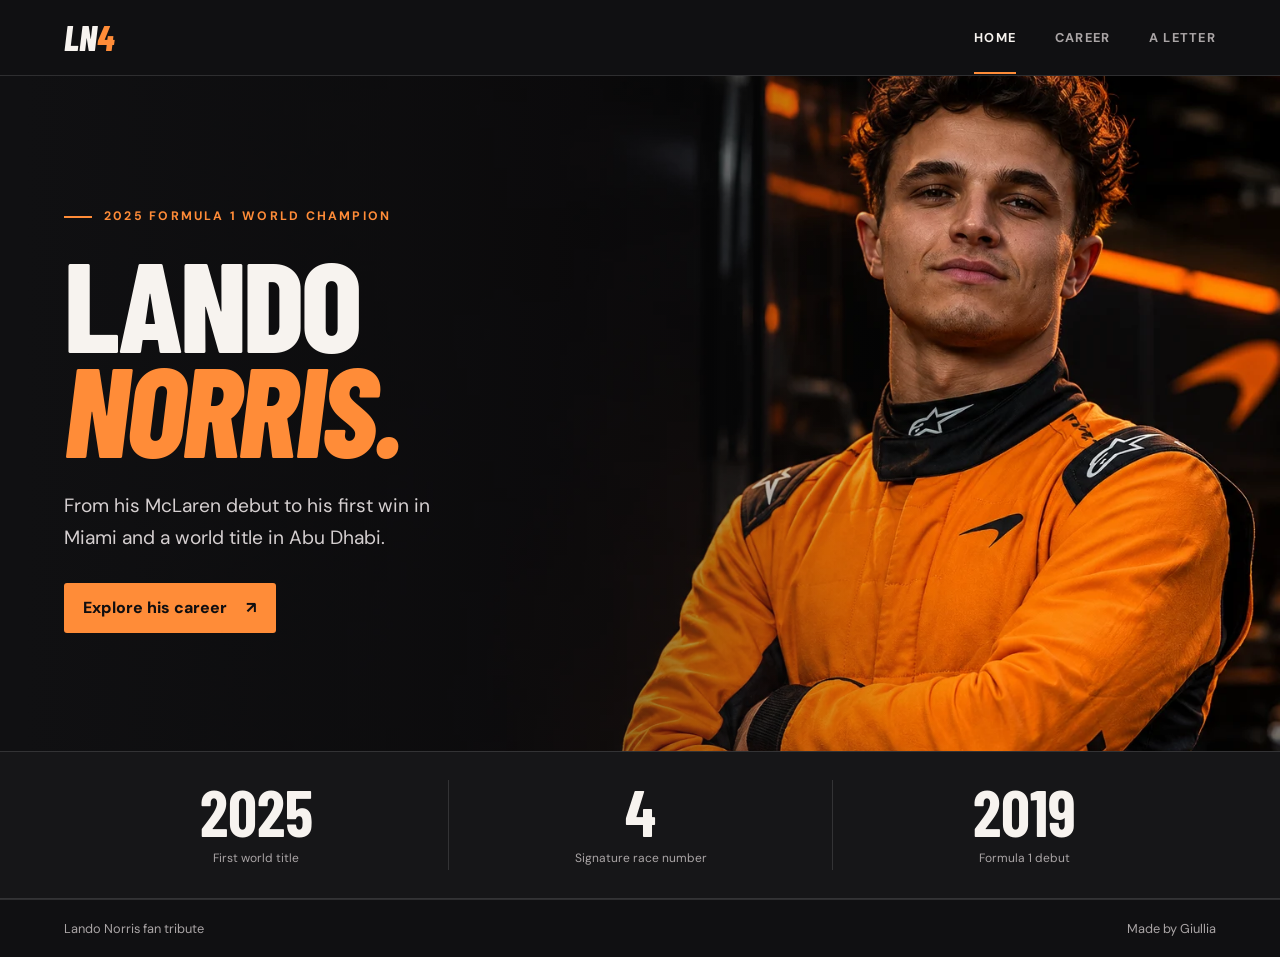
<file: index.html>
<!doctype html>
<html lang="en">
<head>
<meta charset="utf-8">
<meta name="viewport" content="width=device-width, initial-scale=1">
<meta name="theme-color" content="#101012">
<title>Home | Lando Norris Tribute</title>
<link rel="stylesheet" href="style.css">
</head>
<body>
<header><a class="brand" href="index.html" aria-label="Lando Norris tribute home">LN<span>4</span></a><nav aria-label="Main navigation"><a href="index.html" aria-current="page">Home</a><a href="career.html">Career</a><a href="letter.html">A Letter</a></nav></header>
<main class="hero">
  <div class="hero-content">
    <p class="eyebrow">2025 Formula 1 World Champion</p>
    <h1>Lando<br><em>Norris.</em></h1>
    <p class="intro">From his McLaren debut to his first win in Miami and a world title in Abu Dhabi.</p>
    <a class="button" href="career.html">Explore his career <span aria-hidden="true">↗</span></a>
  </div>
</main>
<section class="stats" aria-label="Career highlights">
  <div><strong>2025</strong><span>First world title</span></div>
  <div><strong>4</strong><span>Signature race number</span></div>
  <div><strong>2019</strong><span>Formula 1 debut</span></div>
</section>
<footer>Lando Norris fan tribute <span>Made by Giullia</span></footer>
</body>
</html>
</file>
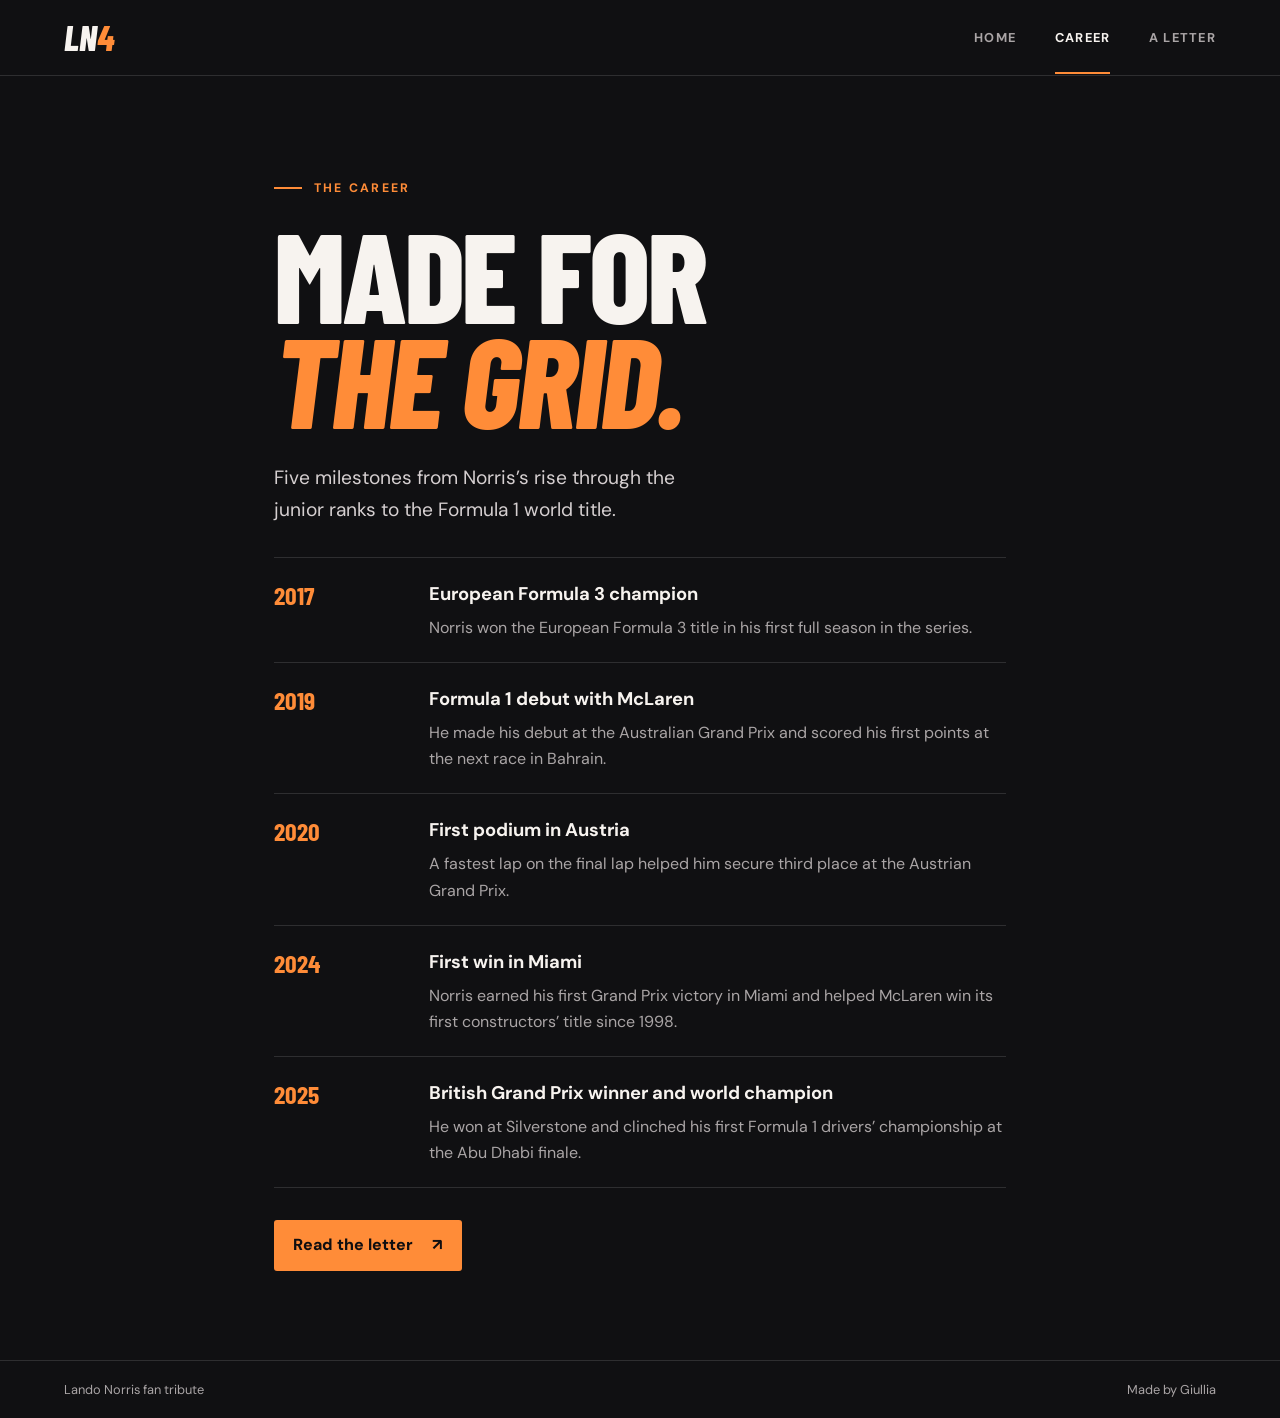
<file: career.html>
<!doctype html>
<html lang="en">
<head>
<meta charset="utf-8">
<meta name="viewport" content="width=device-width, initial-scale=1">
<meta name="theme-color" content="#101012">
<title>Career | Lando Norris Tribute</title>
<link rel="stylesheet" href="style.css">
</head>
<body>
<header><a class="brand" href="index.html" aria-label="Lando Norris tribute home">LN<span>4</span></a><nav aria-label="Main navigation"><a href="index.html">Home</a><a href="career.html" aria-current="page">Career</a><a href="letter.html">A Letter</a></nav></header>
<main class="inside">
  <p class="eyebrow">The career</p>
  <h1>Made for<br><em>the grid.</em></h1>
  <p class="intro">Five milestones from Norris’s rise through the junior ranks to the Formula 1 world title.</p>
  <ol class="timeline">
    <li><time datetime="2017">2017</time><div><h2>European Formula 3 champion</h2><p>Norris won the European Formula 3 title in his first full season in the series.</p></div></li>
    <li><time datetime="2019">2019</time><div><h2>Formula 1 debut with McLaren</h2><p>He made his debut at the Australian Grand Prix and scored his first points at the next race in Bahrain.</p></div></li>
    <li><time datetime="2020">2020</time><div><h2>First podium in Austria</h2><p>A fastest lap on the final lap helped him secure third place at the Austrian Grand Prix.</p></div></li>
    <li><time datetime="2024">2024</time><div><h2>First win in Miami</h2><p>Norris earned his first Grand Prix victory in Miami and helped McLaren win its first constructors’ title since 1998.</p></div></li>
    <li><time datetime="2025">2025</time><div><h2>British Grand Prix winner and world champion</h2><p>He won at Silverstone and clinched his first Formula 1 drivers’ championship at the Abu Dhabi finale.</p></div></li>
  </ol>
  <a class="button" href="letter.html">Read the letter <span aria-hidden="true">↗</span></a>
</main>
<footer>Lando Norris fan tribute <span>Made by Giullia</span></footer>
</body>
</html>
</file>
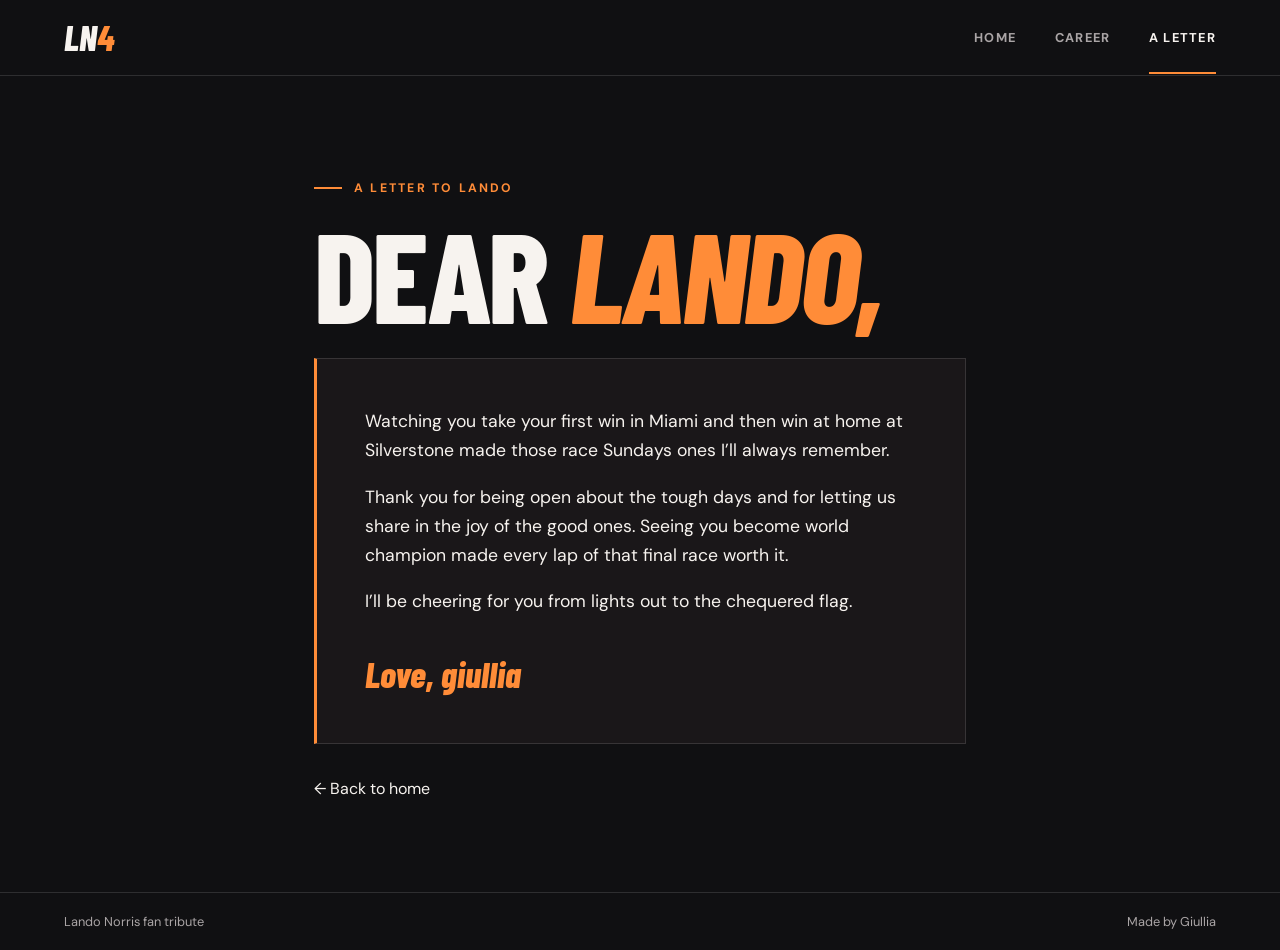
<file: letter.html>
<!doctype html>
<html lang="en">
<head>
<meta charset="utf-8">
<meta name="viewport" content="width=device-width, initial-scale=1">
<meta name="theme-color" content="#101012">
<title>A Letter | Lando Norris Tribute</title>
<link rel="stylesheet" href="style.css">
</head>
<body>
<header><a class="brand" href="index.html" aria-label="Lando Norris tribute home">LN<span>4</span></a><nav aria-label="Main navigation"><a href="index.html">Home</a><a href="career.html">Career</a><a href="letter.html" aria-current="page">A Letter</a></nav></header>
<main class="inside letter">
  <p class="eyebrow">A letter to Lando</p>
  <h1>Dear <em>Lando,</em></h1>
  <div class="note">
    <p>Watching you take your first win in Miami and then win at home at Silverstone made those race Sundays ones I’ll always remember.</p>
    <p>Thank you for being open about the tough days and for letting us share in the joy of the good ones. Seeing you become world champion made every lap of that final race worth it.</p>
    <p>I’ll be cheering for you from lights out to the chequered flag.</p>
    <p class="signature">Love, giullia</p>
  </div>
  <a class="back" href="index.html">← Back to home</a>
</main>
<footer>Lando Norris fan tribute <span>Made by Giullia</span></footer>
</body>
</html>
</file>
<file: style.css>
@import url('https://fonts.googleapis.com/css2?family=Barlow+Condensed:ital,wght@0,600;0,700;0,800;1,800&family=DM+Sans:wght@400;500;600;700&display=swap');

:root {
  color-scheme: dark;
  --base: #101012;
  --ink: #f7f3ef;
  --muted: #aaa5a6;
  --papaya: #ff8c38;
  --line: #ffffff20;
  --display: "Barlow Condensed", Impact, "Arial Narrow", sans-serif;
}
* { box-sizing: border-box; }
body { margin: 0; background: var(--base); color: var(--ink); font: 1rem/1.65 "DM Sans", Arial, sans-serif; }
a { color: inherit; text-decoration: none; }
a:focus-visible { outline: 2px solid var(--papaya); outline-offset: 5px; }
header, footer { padding-inline: max(5vw, calc((100vw - 1240px) / 2)); }
header { display: flex; align-items: center; justify-content: space-between; gap: 1rem; min-height: 76px; border-bottom: 1px solid var(--line); }
.brand { font: italic 800 2.2rem/.95 var(--display); }
.brand span { color: var(--papaya); }
nav { display: flex; gap: clamp(.9rem, 3vw, 2.8rem); }
nav a { color: var(--muted); font-size: .8rem; font-weight: 700; text-transform: uppercase; letter-spacing: .10em; padding-block: 1.5rem; }
nav a:hover, nav a[aria-current] { color: var(--ink); }
nav a[aria-current] { box-shadow: 0 2px var(--papaya); }
.hero { min-height: min(720px, 75vh); display: grid; align-items: center; padding: 4rem max(5vw, calc((100vw - 1240px) / 2)); background: linear-gradient(90deg,#101012 2%,#101012b8 32%,#10101200 75%), url("assets/norris.webp") center 38% / cover, radial-gradient(ellipse at 75% 45%, #69381c, #101012 68%); }
.hero-content { position: relative; }
.eyebrow { color: var(--papaya); text-transform: uppercase; letter-spacing: .18em; font-size: .77rem; font-weight: 700; display: flex; align-items: center; gap: .75rem; }
.eyebrow::before { content: ""; display: inline-block; width: 1.75rem; border-top: 2px solid currentColor; }
h1 { font: 800 clamp(4rem, 10vw, 9rem)/.82 var(--display); letter-spacing: -.025em; text-transform: uppercase; margin: .18em 0 .24em; }
h1 em { color: var(--papaya); }
.intro { color: #d5cfd0; max-width: 31ch; font-size: clamp(1rem, 2vw, 1.2rem); margin-bottom: 1.8rem; }
.button { display: inline-flex; align-items: center; gap: 1.2rem; background: var(--papaya); color: #100e10; border-radius: 3px; font-weight: 800; padding: .75rem 1.2rem; }
.button:hover { background: #ffab6f; }
.stats { display: grid; grid-template-columns: repeat(3, 1fr); padding: 1.75rem 5vw; background: #161618; border-block: 1px solid var(--line); text-align: center; }
.stats div + div { border-left: 1px solid var(--line); }
.stats strong { display: block; font: 700 clamp(2.5rem, 5vw, 4.5rem)/1 var(--display); }
.stats span { color: var(--muted); font-size: .75rem; }
.inside { max-width: 860px; margin: auto; padding: clamp(3rem, 7vw, 6rem) 5vw; }
.timeline { list-style: none; padding: 0; margin: 2rem 0; border-top: 1px solid var(--line); }
.timeline li { display: grid; grid-template-columns: minmax(4rem, 19%) 1fr; gap: 1rem; padding: 1.3rem 0; border-bottom: 1px solid var(--line); }
.timeline time { color: var(--papaya); font: 700 1.6rem var(--display); }
.timeline h2 { margin: 0; font-size: 1.15rem; }
.timeline p { margin: .35rem 0 0; color: var(--muted); }
.letter { max-width: 780px; }
.note { background: #1a1719; border: 1px solid var(--line); border-left: 3px solid var(--papaya); padding: clamp(1.25rem, 5vw, 3rem); margin: 2rem 0; font-size: 1.1rem; }
.note p:first-child { margin-top: 0; }
.note .signature { margin-bottom: 0; color: var(--papaya); font: italic 800 2.25rem var(--display); }
.back:hover { color: var(--papaya); }
footer { display: flex; gap: 1rem; justify-content: space-between; padding-block: 1.1rem; border-top: 1px solid var(--line); color: var(--muted); font-size: .8rem; }
@media (max-width: 650px) {
  .hero { min-height: 650px; align-items: end; background-image: linear-gradient(0deg,#101012 12%,#101012aa 45%,#10101210 78%), url("assets/norris.webp"), radial-gradient(ellipse at 75% 45%, #69381c, #101012 68%); background-position: center, 67% top, center; }
}
</file>
